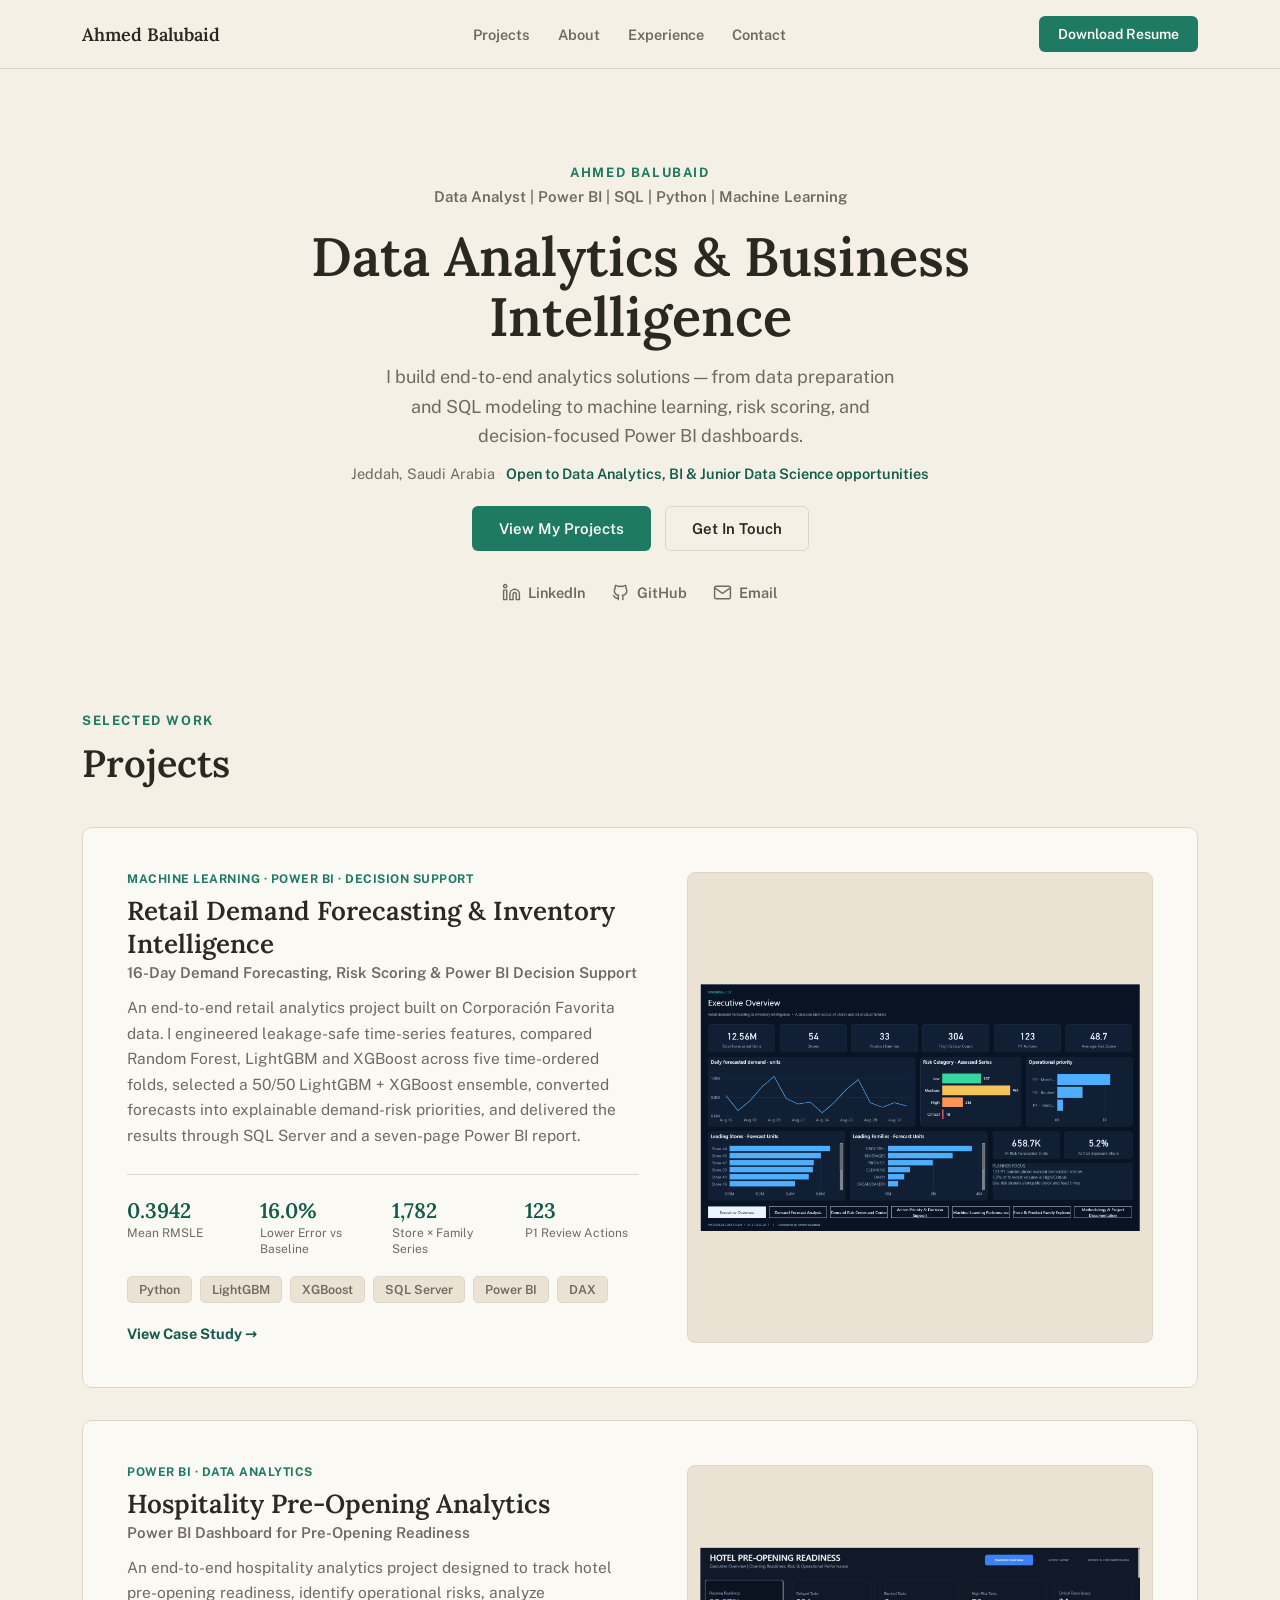
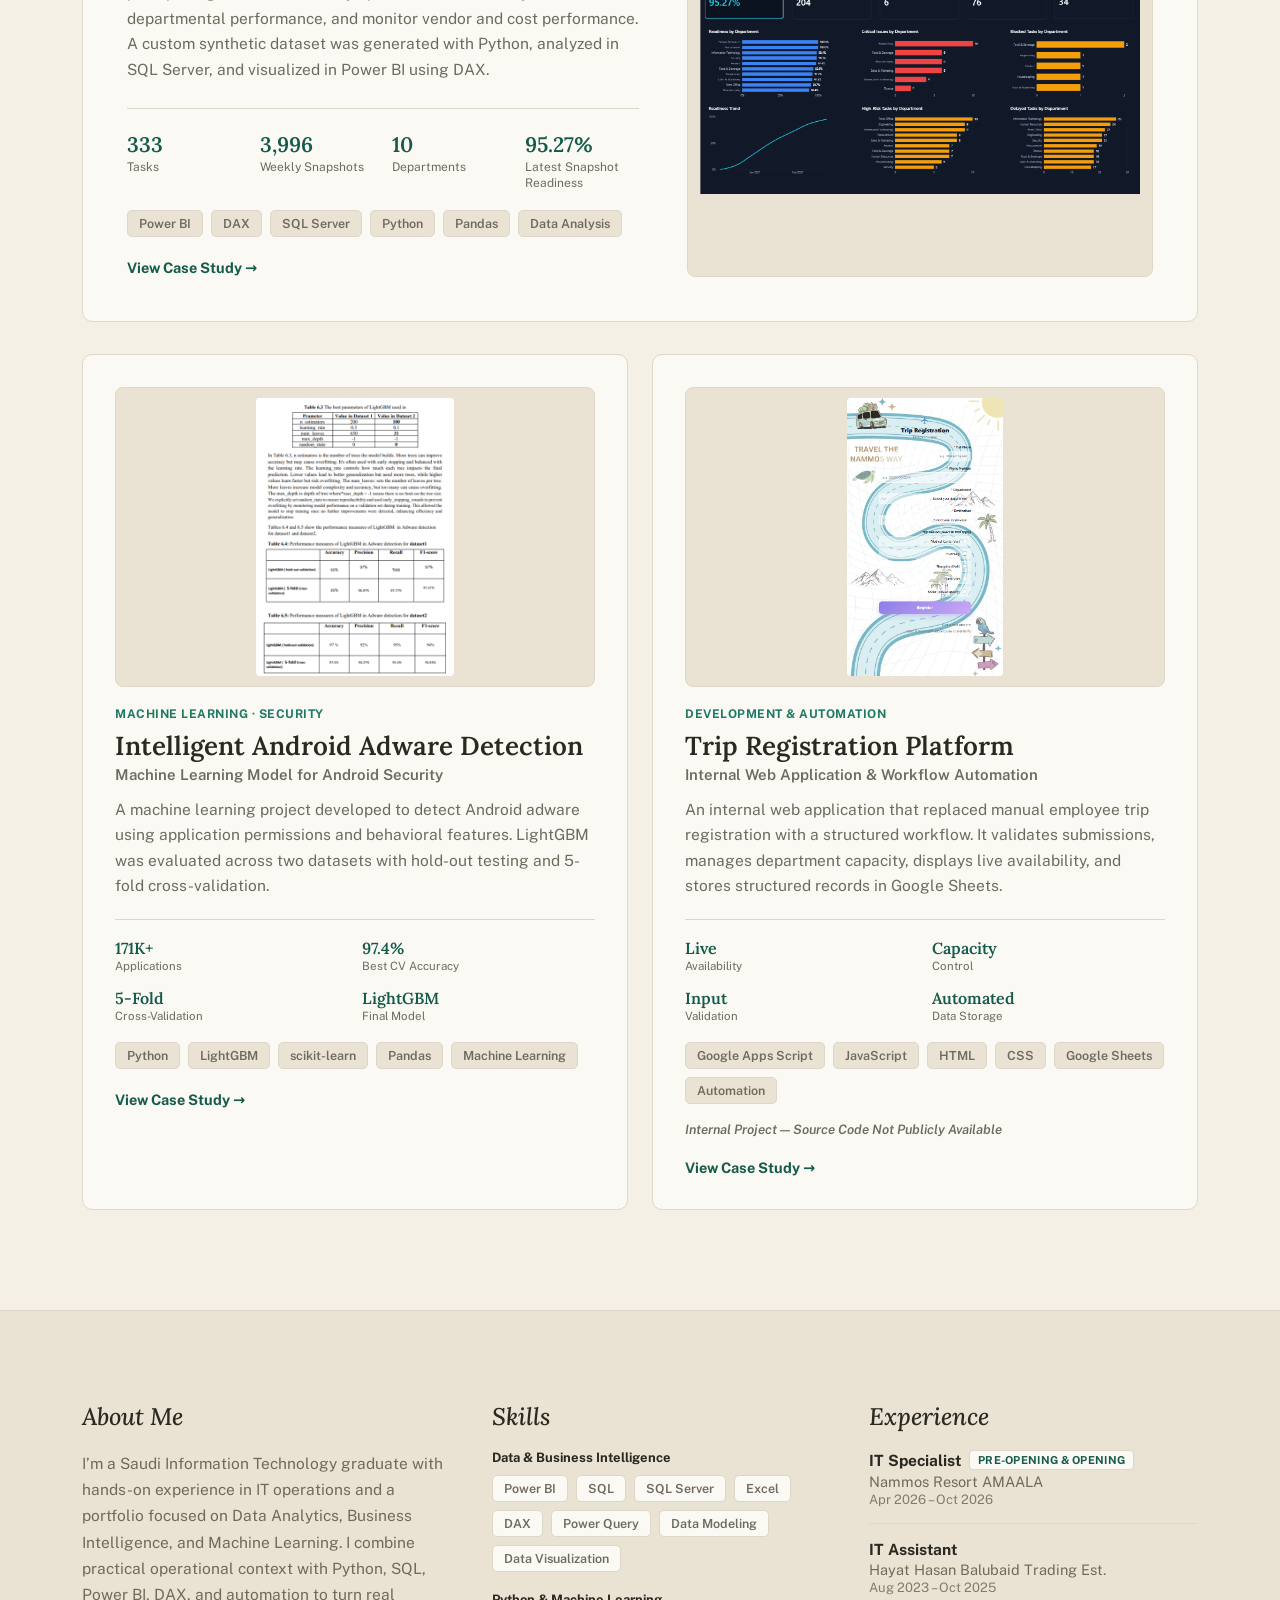
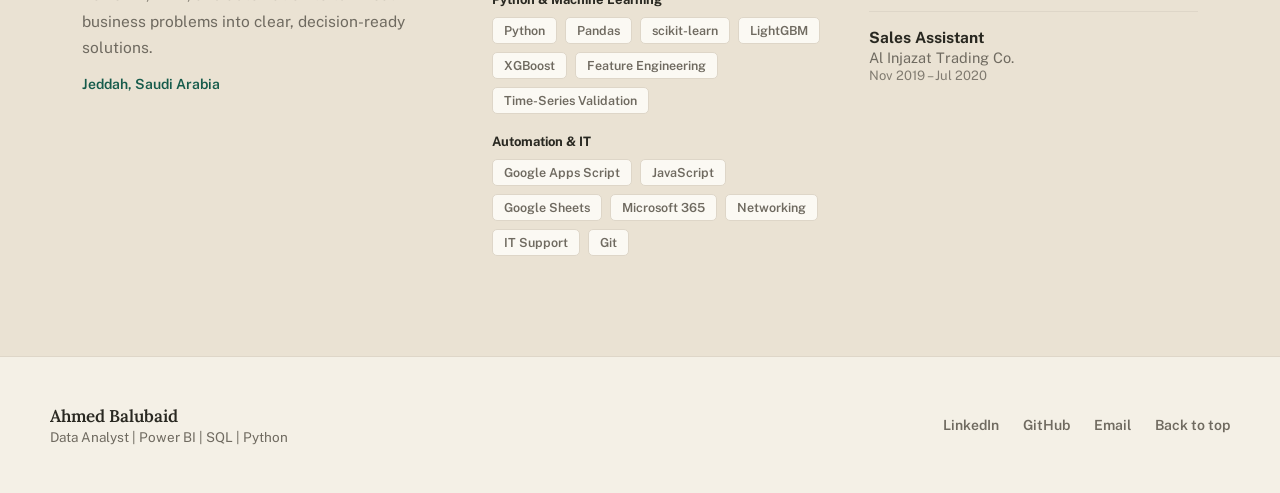
<file: index.html>
<!DOCTYPE html>

<html lang="en">
<head>
<meta charset="utf-8"/>
<meta content="width=device-width, initial-scale=1.0" name="viewport"/>
<title>Ahmed Balubaid — Data Analyst | Power BI | SQL | Python</title>
<meta content="Ahmed Balubaid — Data Analyst focused on Power BI, SQL, Python and machine learning. End-to-end analytics projects spanning forecasting, decision support, BI dashboards and workflow automation." name="description"/>
<link href="https://fonts.googleapis.com" rel="preconnect"/>
<link crossorigin="" href="https://fonts.gstatic.com" rel="preconnect"/>
<link href="https://fonts.googleapis.com/css2?family=Public+Sans:wght@400;500;600;700;800&amp;family=Lora:ital,wght@0,500;0,600;1,500&amp;display=swap" rel="stylesheet"/>
<link href="style.css" rel="stylesheet"/>
</head>
<body>
<a id="top"></a>
<!-- ============ NAV ============ -->
<header class="site-nav">
<div class="nav-inner">
<a class="nav-logo" href="#top">Ahmed Balubaid</a>
<nav aria-label="Primary" class="nav-links">
<a href="#projects">Projects</a>
<a href="#about">About</a>
<a href="#experience">Experience</a>
<a href="#contact">Contact</a>
</nav>
<a class="btn btn-primary btn-nav" download="" href="AhmedBalubaid_CV.pdf">Download Resume</a>
</div>
</header>
<main>
<!-- ============ HERO ============ -->
<section class="hero" id="home">
<div class="hero-inner">
<span class="eyebrow">Ahmed Balubaid</span>
<div class="hero-subrole">Data Analyst | Power BI | SQL | Python | Machine Learning</div>
<h1 class="hero-title">Data Analytics &amp; Business Intelligence</h1>
<p class="hero-text">I build end-to-end analytics solutions — from data preparation and SQL modeling to machine learning, risk scoring, and decision-focused Power BI dashboards.</p>
<div class="hero-meta">
<span>Jeddah, Saudi Arabia</span>
<span class="meta-dot">·</span>
<span class="meta-accent">Open to Data Analytics, BI &amp; Junior Data Science opportunities</span>
</div>
<div class="hero-actions">
<a class="btn btn-primary" href="#projects">View My Projects</a>
<a class="btn btn-secondary" href="#contact">Get In Touch</a>
</div>
<div class="hero-social">
<a aria-label="LinkedIn" href="https://www.linkedin.com/in/ahmedbalubaid" rel="noopener" target="_blank">
<svg fill="none" height="19" stroke="currentColor" stroke-linecap="round" stroke-linejoin="round" stroke-width="1.8" viewbox="0 0 24 24" width="19"><path d="M16 8a6 6 0 0 1 6 6v7h-4v-7a2 2 0 0 0-2-2 2 2 0 0 0-2 2v7h-4v-7a6 6 0 0 1 6-6z"></path><rect height="12" width="4" x="2" y="9"></rect><circle cx="4" cy="4" r="2"></circle></svg>
            LinkedIn
          </a>
<a aria-label="GitHub" href="https://github.com/ahmadbalubaid" rel="noopener" target="_blank">
<svg fill="none" height="19" stroke="currentColor" stroke-linecap="round" stroke-linejoin="round" stroke-width="1.8" viewbox="0 0 24 24" width="19"><path d="M9 19c-4.3 1.4-4.3-2.5-6-3m12 5v-3.5c0-1 .1-1.4-.5-2 2.8-.3 5.5-1.4 5.5-6a4.6 4.6 0 0 0-1.3-3.2 4.2 4.2 0 0 0-.1-3.2s-1.1-.3-3.5 1.3a12.3 12.3 0 0 0-6.2 0C6.7 2.8 5.6 3.1 5.6 3.1a4.2 4.2 0 0 0-.1 3.2A4.6 4.6 0 0 0 4.2 9.5c0 4.6 2.7 5.7 5.5 6-.6.6-.6 1.2-.5 2V21"></path></svg>
            GitHub
          </a>
<a aria-label="Email" href="mailto:ahmadbalubaid8@gmail.com">
<svg fill="none" height="19" stroke="currentColor" stroke-linecap="round" stroke-linejoin="round" stroke-width="1.8" viewbox="0 0 24 24" width="19"><rect height="16" rx="2" width="20" x="2" y="4"></rect><path d="m22 6-10 7L2 6"></path></svg>
            Email
          </a>
</div>
</div>
</section>
<!-- ============ PROJECTS ============ -->
<section class="projects" id="projects">
<div class="section-inner">
<span class="eyebrow">Selected Work</span>
<h2 class="section-title">Projects</h2>
<a class="project-featured" href="retail-demand-forecasting.html">
<div class="project-featured-copy">
<div class="project-tag">Machine Learning · Power BI · Decision Support</div>
<h3 class="project-title">Retail Demand Forecasting &amp; Inventory Intelligence</h3>
<div class="project-subtitle">16-Day Demand Forecasting, Risk Scoring &amp; Power BI Decision Support</div>
<p class="project-desc">An end-to-end retail analytics project built on Corporación Favorita data. I engineered leakage-safe time-series features, compared Random Forest, LightGBM and XGBoost across five time-ordered folds, selected a 50/50 LightGBM + XGBoost ensemble, converted forecasts into explainable demand-risk priorities, and delivered the results through SQL Server and a seven-page Power BI report.</p>
<div class="project-stats">
<div class="stat"><span class="stat-num">0.3942</span><span class="stat-label">Mean RMSLE</span></div>
<div class="stat"><span class="stat-num">16.0%</span><span class="stat-label">Lower Error vs Baseline</span></div>
<div class="stat"><span class="stat-num">1,782</span><span class="stat-label">Store × Family Series</span></div>
<div class="stat"><span class="stat-num">123</span><span class="stat-label">P1 Review Actions</span></div>
</div>
<div class="tag-row">
<span>Python</span><span>LightGBM</span><span>XGBoost</span><span>SQL Server</span><span>Power BI</span><span>DAX</span>
</div>
<span class="case-study-link">View Case Study →</span>
</div>
<div class="project-featured-media">
<img alt="Retail Demand Forecasting &amp; Inventory Intelligence — Power BI executive overview" src="retail-01-executive-overview.png"/>
</div>
</a>
<a class="project-featured" href="hospitality.html">
<div class="project-featured-copy">
<div class="project-tag">Power BI · Data Analytics</div>
<h3 class="project-title">Hospitality Pre-Opening Analytics</h3>
<div class="project-subtitle">Power BI Dashboard for Pre-Opening Readiness</div>
<p class="project-desc">An end-to-end hospitality analytics project designed to track hotel pre-opening readiness, identify operational risks, analyze departmental performance, and monitor vendor and cost performance. A custom synthetic dataset was generated with Python, analyzed in SQL Server, and visualized in Power BI using DAX.</p>
<div class="project-stats">
<div class="stat"><span class="stat-num">333</span><span class="stat-label">Tasks</span></div>
<div class="stat"><span class="stat-num">3,996</span><span class="stat-label">Weekly Snapshots</span></div>
<div class="stat"><span class="stat-num">10</span><span class="stat-label">Departments</span></div>
<div class="stat"><span class="stat-num">95.27%</span><span class="stat-label">Latest Snapshot Readiness</span></div>
</div>
<div class="tag-row">
<span>Power BI</span><span>DAX</span><span>SQL Server</span><span>Python</span><span>Pandas</span><span>Data Analysis</span>
</div>
<span class="case-study-link">View Case Study →</span>
</div>
<div class="project-featured-media">
<img alt="Hospitality Pre-Opening Analytics — Power BI executive overview dashboard" src="hospitality-dashboard.png"/>
</div>
</a>
<div class="project-grid">
<a class="project-card" href="android-adware.html">
<div class="card-media card-media-portrait"><img alt="Intelligent Android Adware Detection — LightGBM model evaluation results" src="adware-detection-results.png"/></div>
<div class="project-tag">Machine Learning · Security</div>
<h3 class="project-title">Intelligent Android Adware Detection</h3>
<div class="project-subtitle">Machine Learning Model for Android Security</div>
<p class="project-desc">A machine learning project developed to detect Android adware using application permissions and behavioral features. LightGBM was evaluated across two datasets with hold-out testing and 5-fold cross-validation.</p>
<div class="mini-stats">
<div class="mini-stat"><span class="mini-stat-num">171K+</span><span class="mini-stat-label">Applications</span></div>
<div class="mini-stat"><span class="mini-stat-num">97.4%</span><span class="mini-stat-label">Best CV Accuracy</span></div>
<div class="mini-stat"><span class="mini-stat-num">5-Fold</span><span class="mini-stat-label">Cross-Validation</span></div>
<div class="mini-stat"><span class="mini-stat-num">LightGBM</span><span class="mini-stat-label">Final Model</span></div>
</div>
<div class="tag-row"><span>Python</span><span>LightGBM</span><span>scikit-learn</span><span>Pandas</span><span>Machine Learning</span></div>
<span class="case-study-link">View Case Study →</span>
</a>
<a class="project-card" href="trip-registration.html">
<div class="card-media card-media-portrait"><img alt="Trip Registration Platform — internal registration form" src="trip-registration-app.png"/></div>
<div class="project-tag">Development &amp; Automation</div>
<h3 class="project-title">Trip Registration Platform</h3>
<div class="project-subtitle">Internal Web Application &amp; Workflow Automation</div>
<p class="project-desc">An internal web application that replaced manual employee trip registration with a structured workflow. It validates submissions, manages department capacity, displays live availability, and stores structured records in Google Sheets.</p>
<div class="mini-stats">
<div class="mini-stat"><span class="mini-stat-num">Live</span><span class="mini-stat-label">Availability</span></div>
<div class="mini-stat"><span class="mini-stat-num">Capacity</span><span class="mini-stat-label">Control</span></div>
<div class="mini-stat"><span class="mini-stat-num">Input</span><span class="mini-stat-label">Validation</span></div>
<div class="mini-stat"><span class="mini-stat-num">Automated</span><span class="mini-stat-label">Data Storage</span></div>
</div>
<div class="tag-row"><span>Google Apps Script</span><span>JavaScript</span><span>HTML</span><span>CSS</span><span>Google Sheets</span><span>Automation</span></div>
<div class="project-note">Internal Project — Source Code Not Publicly Available</div>
<span class="case-study-link">View Case Study →</span>
</a>
</div>
</div>
</section>
<!-- ============ ABOUT / SKILLS / EXPERIENCE ============ -->
<section class="about" id="about">
<div class="section-inner">
<div class="about-grid">
<div class="about-col">
<h2 class="col-heading">About Me</h2>
<p class="about-text">I’m a Saudi Information Technology graduate with hands-on experience in IT operations and a portfolio focused on Data Analytics, Business Intelligence, and Machine Learning. I combine practical operational context with Python, SQL, Power BI, DAX, and automation to turn real business problems into clear, decision-ready solutions.</p>
<div class="about-location">Jeddah, Saudi Arabia</div>
</div>
<div class="about-col">
<h2 class="col-heading">Skills</h2>
<div class="skill-group"><div class="skill-group-label">Data &amp; Business Intelligence</div><div class="tag-row"><span>Power BI</span><span>SQL</span><span>SQL Server</span><span>Excel</span><span>DAX</span><span>Power Query</span><span>Data Modeling</span><span>Data Visualization</span></div></div>
<div class="skill-group"><div class="skill-group-label">Python &amp; Machine Learning</div><div class="tag-row"><span>Python</span><span>Pandas</span><span>scikit-learn</span><span>LightGBM</span><span>XGBoost</span><span>Feature Engineering</span><span>Time-Series Validation</span></div></div>
<div class="skill-group"><div class="skill-group-label">Automation &amp; IT</div><div class="tag-row"><span>Google Apps Script</span><span>JavaScript</span><span>Google Sheets</span><span>Microsoft 365</span><span>Networking</span><span>IT Support</span><span>Git</span></div></div>
</div>
<div class="about-col" id="experience">
<h2 class="col-heading">Experience</h2>
<div class="exp-item">
<div class="exp-title-row">
<span class="exp-title">IT Specialist</span>
<span class="exp-badge">Pre-Opening &amp; Opening</span>
</div>
<div class="exp-company">Nammos Resort AMAALA</div>
<div class="exp-dates">Apr 2026 – Oct 2026</div>
</div>
<div class="exp-item">
<div class="exp-title-row"><span class="exp-title">IT Assistant</span></div>
<div class="exp-company">Hayat Hasan Balubaid Trading Est.</div>
<div class="exp-dates">Aug 2023 – Oct 2025</div>
</div>
<div class="exp-item">
<div class="exp-title-row"><span class="exp-title">Sales Assistant</span></div>
<div class="exp-company">Al Injazat Trading Co.</div>
<div class="exp-dates">Nov 2019 – Jul 2020</div>
</div>
</div>
</div>
</div>
</section>
</main>
<!-- ============ FOOTER ============ -->
<footer class="site-footer" id="contact">
<div class="footer-inner">
<div class="footer-identity">
<div class="footer-name">Ahmed Balubaid</div>
<div class="footer-role">Data Analyst | Power BI | SQL | Python</div>
</div>
<div class="footer-links">
<a href="https://www.linkedin.com/in/ahmedbalubaid" rel="noopener" target="_blank">LinkedIn</a>
<a href="https://github.com/ahmadbalubaid" rel="noopener" target="_blank">GitHub</a>
<a href="mailto:ahmadbalubaid8@gmail.com">Email</a>
<a href="#top">Back to top</a>
</div>
</div>
</footer>
</body>
</html>
</file>
<file: style.css>
/* =========================================================
   Ahmed Balubaid — Portfolio
   Warm, premium, editorial theme
   ========================================================= */

:root {
  --bg: #F4F0E6;
  --card-bg: #FBF9F3;
  --text-primary: #292821;
  --text-secondary: #6F6A60;
  --green: #1F7A63;
  --green-dark: #155B4B;
  --beige: #EAE2D3;
  --border: #DED6C8;

  --font-sans: 'Public Sans', system-ui, -apple-system, sans-serif;
  --font-serif: 'Lora', Georgia, serif;
}

* { box-sizing: border-box; }

html { scroll-behavior: smooth; }

body {
  margin: 0;
  font-family: var(--font-sans);
  background: var(--bg);
  color: var(--text-primary);
  -webkit-font-smoothing: antialiased;
}

a { color: inherit; text-decoration: none; }

h1, h2, h3 { margin: 0; }

.eyebrow {
  display: inline-block;
  font-size: 13px;
  font-weight: 700;
  letter-spacing: 1.6px;
  text-transform: uppercase;
  color: var(--green);
}

.section-inner {
  max-width: 1180px;
  margin: 0 auto;
  padding: 0 32px;
}

.meta-dot { color: var(--border); }
.meta-accent { color: var(--green-dark); font-weight: 600; }

/* ---------- buttons ---------- */

.btn {
  display: inline-flex;
  align-items: center;
  gap: 8px;
  font-family: var(--font-sans);
  font-size: 15px;
  font-weight: 600;
  padding: 13px 26px;
  border-radius: 6px;
  border: 1px solid transparent;
  transition: background-color .15s ease, border-color .15s ease, transform .15s ease;
}

.btn-primary {
  background: var(--green);
  color: #FBF9F3;
}
.btn-primary:hover { background: var(--green-dark); transform: translateY(-1px); }

.btn-secondary {
  background: transparent;
  color: var(--text-primary);
  border-color: var(--border);
}
.btn-secondary:hover { border-color: var(--green); color: var(--green-dark); }

.btn-nav {
  padding: 9px 18px;
  font-size: 14px;
}

/* ---------- nav ---------- */

.site-nav {
  position: sticky;
  top: 0;
  z-index: 10;
  background: rgba(244, 240, 230, 0.92);
  backdrop-filter: blur(6px);
  border-bottom: 1px solid var(--border);
}

.nav-inner {
  max-width: 1180px;
  margin: 0 auto;
  padding: 16px 32px;
  display: flex;
  align-items: center;
  justify-content: space-between;
  gap: 24px;
}

.nav-logo {
  font-family: var(--font-serif);
  font-weight: 600;
  font-size: 18px;
  color: var(--text-primary);
  flex-shrink: 0;
}

.nav-links {
  display: flex;
  gap: 28px;
  overflow-x: auto;
  scrollbar-width: none;
}
.nav-links::-webkit-scrollbar { display: none; }

.nav-links a {
  font-size: 14.5px;
  font-weight: 600;
  color: var(--text-secondary);
  white-space: nowrap;
  transition: color .15s ease;
}
.nav-links a:hover { color: var(--green-dark); }

/* ---------- hero ---------- */

.hero {
  padding: 96px 32px 88px;
}

.hero-inner {
  max-width: 760px;
  margin: 0 auto;
  text-align: center;
  display: flex;
  flex-direction: column;
  align-items: center;
  gap: 14px;
}

.hero-subrole {
  font-size: 15px;
  font-weight: 600;
  color: var(--text-secondary);
  margin-top: -6px;
}

.hero-title {
  font-family: var(--font-serif);
  font-weight: 600;
  font-size: clamp(36px, 5.4vw, 54px);
  line-height: 1.12;
  color: var(--text-primary);
  margin-top: 8px;
}

.hero-text {
  margin: 0;
  font-size: 18px;
  line-height: 1.65;
  color: var(--text-secondary);
  max-width: 520px;
}

.hero-meta {
  font-size: 14.5px;
  color: var(--text-secondary);
}

.hero-actions {
  display: flex;
  flex-wrap: wrap;
  justify-content: center;
  gap: 14px;
  margin-top: 10px;
}

.hero-social {
  display: flex;
  flex-wrap: wrap;
  justify-content: center;
  gap: 26px;
  margin-top: 18px;
}
.hero-social a {
  display: inline-flex;
  align-items: center;
  gap: 7px;
  font-size: 14.5px;
  font-weight: 600;
  color: var(--text-secondary);
  transition: color .15s ease;
}
.hero-social a:hover { color: var(--green-dark); }

/* ---------- projects ---------- */

.projects { padding: 20px 32px 100px; }

.section-title {
  font-family: var(--font-serif);
  font-weight: 600;
  font-size: clamp(28px, 4vw, 38px);
  margin-top: 10px;
  margin-bottom: 40px;
}

.project-tag {
  font-size: 12px;
  font-weight: 700;
  letter-spacing: .5px;
  text-transform: uppercase;
  color: var(--green);
}

.project-title {
  font-family: var(--font-serif);
  font-weight: 600;
  font-size: 26px;
  color: var(--text-primary);
  margin-top: 8px;
}

.project-subtitle {
  font-size: 15px;
  font-weight: 600;
  color: var(--text-secondary);
  margin-top: 4px;
}

.project-desc {
  font-size: 15.5px;
  line-height: 1.65;
  color: var(--text-secondary);
  margin: 14px 0 0;
}

.project-featured {
  display: grid;
  grid-template-columns: 1.1fr 1fr;
  gap: 48px;
  align-items: center;
  background: var(--card-bg);
  border: 1px solid var(--border);
  border-radius: 10px;
  padding: 44px;
  margin-bottom: 32px;
}

.project-stats {
  display: grid;
  grid-template-columns: repeat(4, minmax(0, 1fr));
  gap: 18px;
  margin-top: 26px;
  padding-top: 22px;
  border-top: 1px solid var(--border);
}

.stat { display: flex; flex-direction: column; gap: 2px; }
.stat-num {
  font-family: var(--font-serif);
  font-size: 21px;
  font-weight: 600;
  color: var(--green-dark);
}
.stat-label {
  font-size: 12px;
  color: var(--text-secondary);
  line-height: 1.3;
}

.project-featured-media {
  height: 100%;
  min-height: 280px;
  display: flex;
  background: var(--beige);
  border: 1px solid var(--border);
  border-radius: 8px;
  padding: 12px;
}

.project-featured-media img {
  width: 100%;
  height: 100%;
  object-fit: contain;
  border-radius: 4px;
}

.card-media {
  display: flex;
  align-items: center;
  justify-content: center;
  background: var(--beige);
  border: 1px solid var(--border);
  border-radius: 8px;
  padding: 10px;
  margin-bottom: 20px;
}

.card-media-portrait { height: 300px; }

.card-media img {
  max-width: 100%;
  max-height: 100%;
  object-fit: contain;
  border-radius: 4px;
}

.mini-stats {
  display: grid;
  grid-template-columns: repeat(2, minmax(0, 1fr));
  gap: 14px;
  margin-top: 20px;
  padding-top: 18px;
  border-top: 1px solid var(--border);
}

.mini-stat { display: flex; flex-direction: column; gap: 1px; }
.mini-stat-num {
  font-family: var(--font-serif);
  font-size: 16px;
  font-weight: 600;
  color: var(--green-dark);
}
.mini-stat-label {
  font-size: 11.5px;
  color: var(--text-secondary);
  line-height: 1.3;
}

.project-note {
  margin-top: 18px;
  font-size: 13px;
  font-weight: 600;
  color: var(--text-secondary);
  font-style: italic;
}

.tag-row {
  display: flex;
  flex-wrap: wrap;
  gap: 8px;
  margin-top: 18px;
}
.tag-row span {
  font-size: 12.5px;
  font-weight: 600;
  color: var(--text-secondary);
  background: var(--beige);
  border: 1px solid var(--border);
  border-radius: 5px;
  padding: 5px 11px;
}

.project-featured .btn { margin-top: 26px; }

.project-grid {
  display: grid;
  grid-template-columns: repeat(2, minmax(0, 1fr));
  gap: 24px;
}

.project-card {
  background: var(--card-bg);
  border: 1px solid var(--border);
  border-radius: 10px;
  padding: 32px;
}

/* ---------- about / skills / experience ---------- */

.about {
  padding: 90px 32px 100px;
  background: var(--beige);
  border-top: 1px solid var(--border);
  border-bottom: 1px solid var(--border);
}

.about-grid {
  display: grid;
  grid-template-columns: 1.1fr 1fr 1fr;
  gap: 48px;
}

.col-heading {
  font-family: var(--font-serif);
  font-style: italic;
  font-weight: 500;
  font-size: 24px;
  color: var(--text-primary);
  margin-bottom: 18px;
}

.about-text {
  font-size: 15.5px;
  line-height: 1.7;
  color: var(--text-secondary);
  margin: 0;
}

.about-location {
  margin-top: 16px;
  font-size: 14px;
  font-weight: 600;
  color: var(--green-dark);
}

.skill-group { margin-bottom: 20px; }
.skill-group:last-child { margin-bottom: 0; }

.skill-group-label {
  font-size: 13px;
  font-weight: 700;
  color: var(--text-primary);
  margin-bottom: 10px;
}

.skill-group .tag-row { margin-top: 0; }
.skill-group .tag-row span { background: var(--card-bg); }

.exp-item {
  padding: 16px 0;
  border-bottom: 1px solid var(--border);
}
.exp-item:first-of-type { padding-top: 0; }
.exp-item:last-child { border-bottom: none; padding-bottom: 0; }

.exp-title-row {
  display: flex;
  align-items: center;
  flex-wrap: wrap;
  gap: 8px;
}

.exp-title {
  font-weight: 700;
  font-size: 15.5px;
  color: var(--text-primary);
}

.exp-badge {
  font-size: 11px;
  font-weight: 700;
  letter-spacing: .3px;
  text-transform: uppercase;
  color: var(--green-dark);
  background: var(--card-bg);
  border: 1px solid var(--border);
  border-radius: 4px;
  padding: 3px 8px;
}

.exp-company {
  font-size: 14.5px;
  color: var(--text-secondary);
  margin-top: 3px;
}

.exp-dates {
  font-size: 13px;
  color: var(--text-secondary);
  opacity: .85;
  margin-top: 2px;
}

/* ---------- footer ---------- */

.site-footer { padding: 48px 32px; }

.footer-inner {
  max-width: 1180px;
  margin: 0 auto;
  display: flex;
  flex-wrap: wrap;
  align-items: center;
  justify-content: space-between;
  gap: 20px;
}

.footer-name {
  font-family: var(--font-serif);
  font-weight: 600;
  font-size: 17px;
  color: var(--text-primary);
}

.footer-role {
  font-size: 13.5px;
  color: var(--text-secondary);
  margin-top: 2px;
}

.footer-links {
  display: flex;
  flex-wrap: wrap;
  gap: 24px;
}

.footer-links a {
  font-size: 14px;
  font-weight: 600;
  color: var(--text-secondary);
  transition: color .15s ease;
}
.footer-links a:hover { color: var(--green-dark); }

/* =========================================================
   RESPONSIVE
   ========================================================= */

@media (max-width: 960px) {
  .about-grid { grid-template-columns: 1fr; gap: 44px; }
  .project-featured { grid-template-columns: 1fr; padding: 32px; }
  .project-featured-media { order: -1; min-height: 220px; }
  .project-stats { grid-template-columns: repeat(2, minmax(0, 1fr)); }
}

@media (max-width: 720px) {
  .project-grid { grid-template-columns: 1fr; }
  .nav-inner { padding: 14px 20px; gap: 10px 16px; flex-wrap: wrap; justify-content: center; }
  .nav-logo { flex: 1 0 auto; }
  .nav-links { order: 3; flex: 1 0 100%; justify-content: center; flex-wrap: wrap; overflow-x: visible; gap: 8px 20px; }
  .hero { padding: 72px 20px 64px; }
  .projects, .about { padding-left: 20px; padding-right: 20px; }
  .section-inner { padding: 0 20px; }
}

@media (max-width: 480px) {
  .hero-actions { flex-direction: column; align-items: stretch; width: 100%; }
  .btn { justify-content: center; }
  .project-featured { padding: 24px; }
  .project-card { padding: 24px; }
  .footer-inner { flex-direction: column; align-items: flex-start; }
}

/* =========================================================
   HOMEPAGE PROJECT CARDS — clickable case-study links
   ========================================================= */

a.project-featured,
a.project-card {
  display: grid;
  cursor: pointer;
  transition: transform .18s ease, box-shadow .18s ease, border-color .18s ease;
}

a.project-card { display: block; }

.project-featured:hover,
.project-card:hover {
  transform: translateY(-4px);
  border-color: var(--green);
  box-shadow: 0 10px 28px rgba(41, 40, 33, 0.08);
}

.case-study-link {
  display: inline-flex;
  align-items: center;
  gap: 6px;
  margin-top: 22px;
  font-size: 14.5px;
  font-weight: 700;
  color: var(--green-dark);
}
.project-featured .case-study-link,
.project-card .case-study-link {
  transition: gap .15s ease;
}
.project-featured:hover .case-study-link,
.project-card:hover .case-study-link {
  gap: 10px;
}

/* =========================================================
   CASE STUDY PAGES
   ========================================================= */

.case-topbar {
  padding-top: 28px;
}

.breadcrumb {
  display: inline-flex;
  align-items: center;
  gap: 6px;
  font-size: 14px;
  font-weight: 600;
  color: var(--text-secondary);
  transition: color .15s ease;
}
.breadcrumb:hover { color: var(--green-dark); }

.case-hero {
  padding: 36px 32px 8px;
}

.case-hero-inner {
  max-width: 780px;
  margin: 0 auto;
  text-align: center;
  display: flex;
  flex-direction: column;
  align-items: center;
  gap: 14px;
}

.case-category {
  font-size: 13px;
  font-weight: 700;
  letter-spacing: 1.2px;
  text-transform: uppercase;
  color: var(--green);
}

.case-title {
  font-family: var(--font-serif);
  font-weight: 600;
  font-size: clamp(30px, 4.6vw, 44px);
  line-height: 1.15;
  color: var(--text-primary);
}

.case-subtitle {
  font-size: 17px;
  font-weight: 600;
  color: var(--green-dark);
  margin-top: -6px;
}

.case-desc {
  font-size: 16px;
  line-height: 1.7;
  color: var(--text-secondary);
  margin: 6px 0 0;
}

.case-badges { justify-content: center; }

.case-hero-image {
  padding: 40px 32px 0;
}

.case-screenshot-frame {
  max-width: 1000px;
  margin: 0 auto;
  background: var(--beige);
  border: 1px solid var(--border);
  border-radius: 10px;
  padding: 16px;
}

.case-screenshot-frame img {
  display: block;
  width: 100%;
  height: auto;
  border-radius: 5px;
}

[data-lightbox] { cursor: zoom-in; }

.section-divider {
  padding: 0 32px;
}
.section-divider hr {
  max-width: 1180px;
  margin: 0 auto;
  border: none;
  border-top: 1px solid var(--border);
}

.case-section {
  padding: 64px 32px;
}

.case-section.narrow .case-section-content {
  max-width: 740px;
  margin: 0 auto;
}

.case-section-content {
  max-width: 1180px;
  margin: 0 auto;
}

.case-heading {
  font-family: var(--font-serif);
  font-weight: 600;
  font-size: clamp(24px, 3vw, 30px);
  color: var(--text-primary);
  margin-bottom: 18px;
  text-align: center;
}
.case-section.narrow .case-heading,
.case-section.narrow .case-body { text-align: left; }

.case-body {
  font-size: 16px;
  line-height: 1.75;
  color: var(--text-secondary);
  margin: 0 0 16px;
}
.case-body:last-child { margin-bottom: 0; }

.case-question {
  margin: 24px 0 0;
  padding: 20px 26px;
  background: var(--card-bg);
  border: 1px solid var(--border);
  border-left: 3px solid var(--green);
  border-radius: 6px;
  font-family: var(--font-serif);
  font-style: italic;
  font-size: 18px;
  color: var(--text-primary);
}

/* metric row (glance / key results) */

.metric-row {
  display: grid;
  grid-template-columns: repeat(auto-fit, minmax(140px, 1fr));
  gap: 24px;
  text-align: center;
}

.metric-block {
  display: flex;
  flex-direction: column;
  gap: 4px;
  padding: 22px 16px;
  background: var(--card-bg);
  border: 1px solid var(--border);
  border-radius: 8px;
}

.metric-num {
  font-family: var(--font-serif);
  font-weight: 600;
  font-size: 26px;
  color: var(--green-dark);
}

.metric-label {
  font-size: 12.5px;
  color: var(--text-secondary);
  line-height: 1.35;
}

/* data entities */

.data-entities {
  display: grid;
  grid-template-columns: repeat(auto-fit, minmax(220px, 1fr));
  gap: 18px;
  margin-top: 8px;
}

.data-entity {
  padding: 20px;
  background: var(--card-bg);
  border: 1px solid var(--border);
  border-radius: 8px;
}

.data-entity h3 {
  font-size: 15px;
  font-weight: 700;
  color: var(--text-primary);
  margin: 0 0 6px;
}

.data-entity p {
  font-size: 14px;
  line-height: 1.6;
  color: var(--text-secondary);
  margin: 0;
}

/* workflow diagram */

.workflow {
  display: flex;
  flex-direction: column;
  align-items: center;
  gap: 0;
  margin-top: 32px;
}

.workflow-step {
  width: 100%;
  max-width: 420px;
  text-align: center;
  padding: 14px 20px;
  background: var(--card-bg);
  border: 1px solid var(--border);
  border-radius: 7px;
  font-size: 14.5px;
  font-weight: 600;
  color: var(--text-primary);
}

.workflow-arrow {
  font-size: 16px;
  color: var(--green);
  line-height: 1;
  padding: 6px 0;
}

/* dashboard / screenshot sections */

.screenshot-block {
  margin-top: 40px;
}
.screenshot-block:first-child { margin-top: 8px; }

.screenshot-block-head {
  max-width: 740px;
  margin: 0 auto 18px;
  text-align: center;
}

.screenshot-title {
  font-family: var(--font-serif);
  font-weight: 600;
  font-size: 19px;
  color: var(--text-primary);
  margin-bottom: 6px;
}

.screenshot-desc {
  font-size: 14.5px;
  line-height: 1.65;
  color: var(--text-secondary);
  margin: 0;
}

/* disclaimer */

.disclaimer-box {
  max-width: 900px;
  margin: 0 auto;
  padding: 20px 26px;
  background: var(--beige);
  border: 1px solid var(--border);
  border-radius: 8px;
  text-align: center;
}

.disclaimer-label {
  font-size: 12px;
  font-weight: 700;
  letter-spacing: .5px;
  text-transform: uppercase;
  color: var(--green-dark);
  margin-bottom: 8px;
}

.disclaimer-text {
  font-size: 13.5px;
  line-height: 1.6;
  color: var(--text-secondary);
  margin: 0;
}

/* feature grid (trip registration) */

.feature-grid {
  display: grid;
  grid-template-columns: repeat(auto-fit, minmax(220px, 1fr));
  gap: 18px;
  margin-top: 8px;
}

.feature-block {
  padding: 22px;
  background: var(--card-bg);
  border: 1px solid var(--border);
  border-radius: 8px;
}

.feature-block h3 {
  font-size: 15.5px;
  font-weight: 700;
  color: var(--text-primary);
  margin: 0 0 8px;
}

.feature-block p {
  font-size: 14px;
  line-height: 1.65;
  color: var(--text-secondary);
  margin: 0;
}

/* project links / CTAs */

.case-cta-row {
  display: flex;
  flex-wrap: wrap;
  justify-content: center;
  gap: 14px;
}

/* source-not-available block */

.source-block {
  max-width: 640px;
  margin: 0 auto;
  text-align: center;
  padding: 26px;
  background: var(--card-bg);
  border: 1px solid var(--border);
  border-radius: 8px;
}

.source-block .source-label {
  font-family: var(--font-serif);
  font-weight: 600;
  font-style: italic;
  font-size: 18px;
  color: var(--text-primary);
  margin-bottom: 8px;
}

.source-block p {
  font-size: 14px;
  line-height: 1.6;
  color: var(--text-secondary);
  margin: 0;
}

/* explore another project */

.explore-grid {
  display: grid;
  grid-template-columns: repeat(2, minmax(0, 1fr));
  gap: 20px;
  margin-top: 8px;
}

.explore-card {
  display: block;
  padding: 24px;
  background: var(--card-bg);
  border: 1px solid var(--border);
  border-radius: 8px;
  cursor: pointer;
  transition: transform .18s ease, box-shadow .18s ease, border-color .18s ease;
}
.explore-card:hover {
  transform: translateY(-3px);
  border-color: var(--green);
  box-shadow: 0 10px 28px rgba(41, 40, 33, 0.08);
}

.explore-eyebrow {
  font-size: 11.5px;
  font-weight: 700;
  letter-spacing: .5px;
  text-transform: uppercase;
  color: var(--green);
  margin-bottom: 6px;
}

.explore-title {
  font-family: var(--font-serif);
  font-weight: 600;
  font-size: 18px;
  color: var(--text-primary);
}

.case-prevnext {
  display: flex;
  justify-content: space-between;
  gap: 20px;
  flex-wrap: wrap;
  margin-top: 40px;
  padding-top: 28px;
  border-top: 1px solid var(--border);
}

.prevnext-link {
  display: flex;
  flex-direction: column;
  gap: 4px;
}
.prevnext-link.next { text-align: right; margin-left: auto; }

.prevnext-label {
  font-size: 11.5px;
  font-weight: 700;
  letter-spacing: .5px;
  text-transform: uppercase;
  color: var(--text-secondary);
}

.prevnext-title {
  font-size: 15px;
  font-weight: 700;
  color: var(--green-dark);
}

.case-back-footer {
  text-align: center;
  padding: 8px 32px 56px;
}

/* lightbox */

.lightbox-overlay {
  position: fixed;
  inset: 0;
  background: rgba(41, 40, 33, 0.92);
  display: flex;
  align-items: center;
  justify-content: center;
  padding: 40px;
  opacity: 0;
  pointer-events: none;
  transition: opacity .2s ease;
  z-index: 100;
}
.lightbox-overlay.active { opacity: 1; pointer-events: auto; }
.lightbox-overlay img {
  max-width: 100%;
  max-height: 100%;
  border-radius: 6px;
  box-shadow: 0 20px 60px rgba(0,0,0,.4);
  cursor: zoom-out;
}

/* ---------- case study responsive ---------- */

@media (max-width: 960px) {
  .metric-row { grid-template-columns: repeat(2, minmax(0, 1fr)); }
  .explore-grid { grid-template-columns: 1fr; }
}

@media (max-width: 720px) {
  .case-hero { padding: 28px 20px 4px; }
  .case-hero-image { padding: 28px 20px 0; }
  .case-section { padding: 48px 20px; }
  .section-divider { padding: 0 20px; }
  .case-topbar { padding: 24px 20px 0; }
  .case-back-footer { padding: 8px 20px 48px; }
}

@media (max-width: 480px) {
  .metric-row { grid-template-columns: 1fr 1fr; }
  .case-cta-row { flex-direction: column; align-items: stretch; }
  .case-cta-row .btn { justify-content: center; }
  .case-prevnext { flex-direction: column; }
  .prevnext-link.next { text-align: left; margin-left: 0; }
}
</file>
